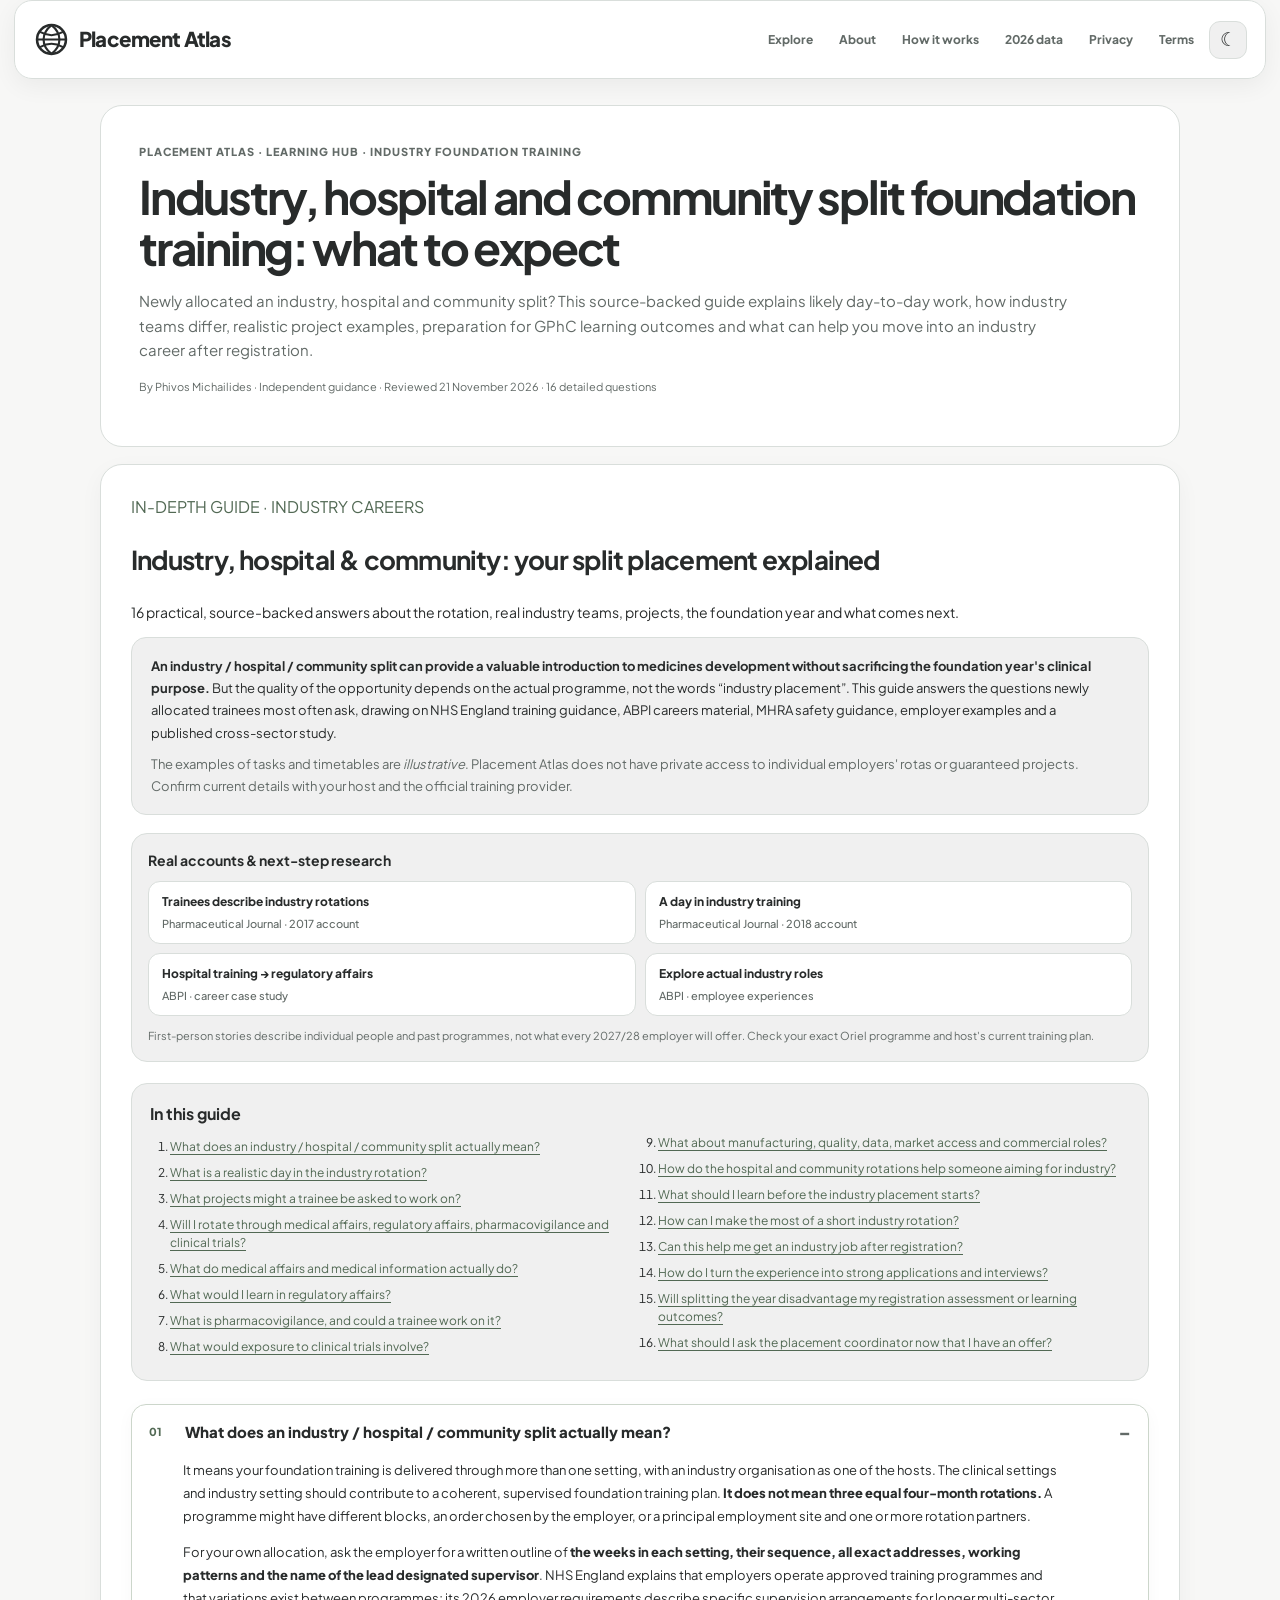
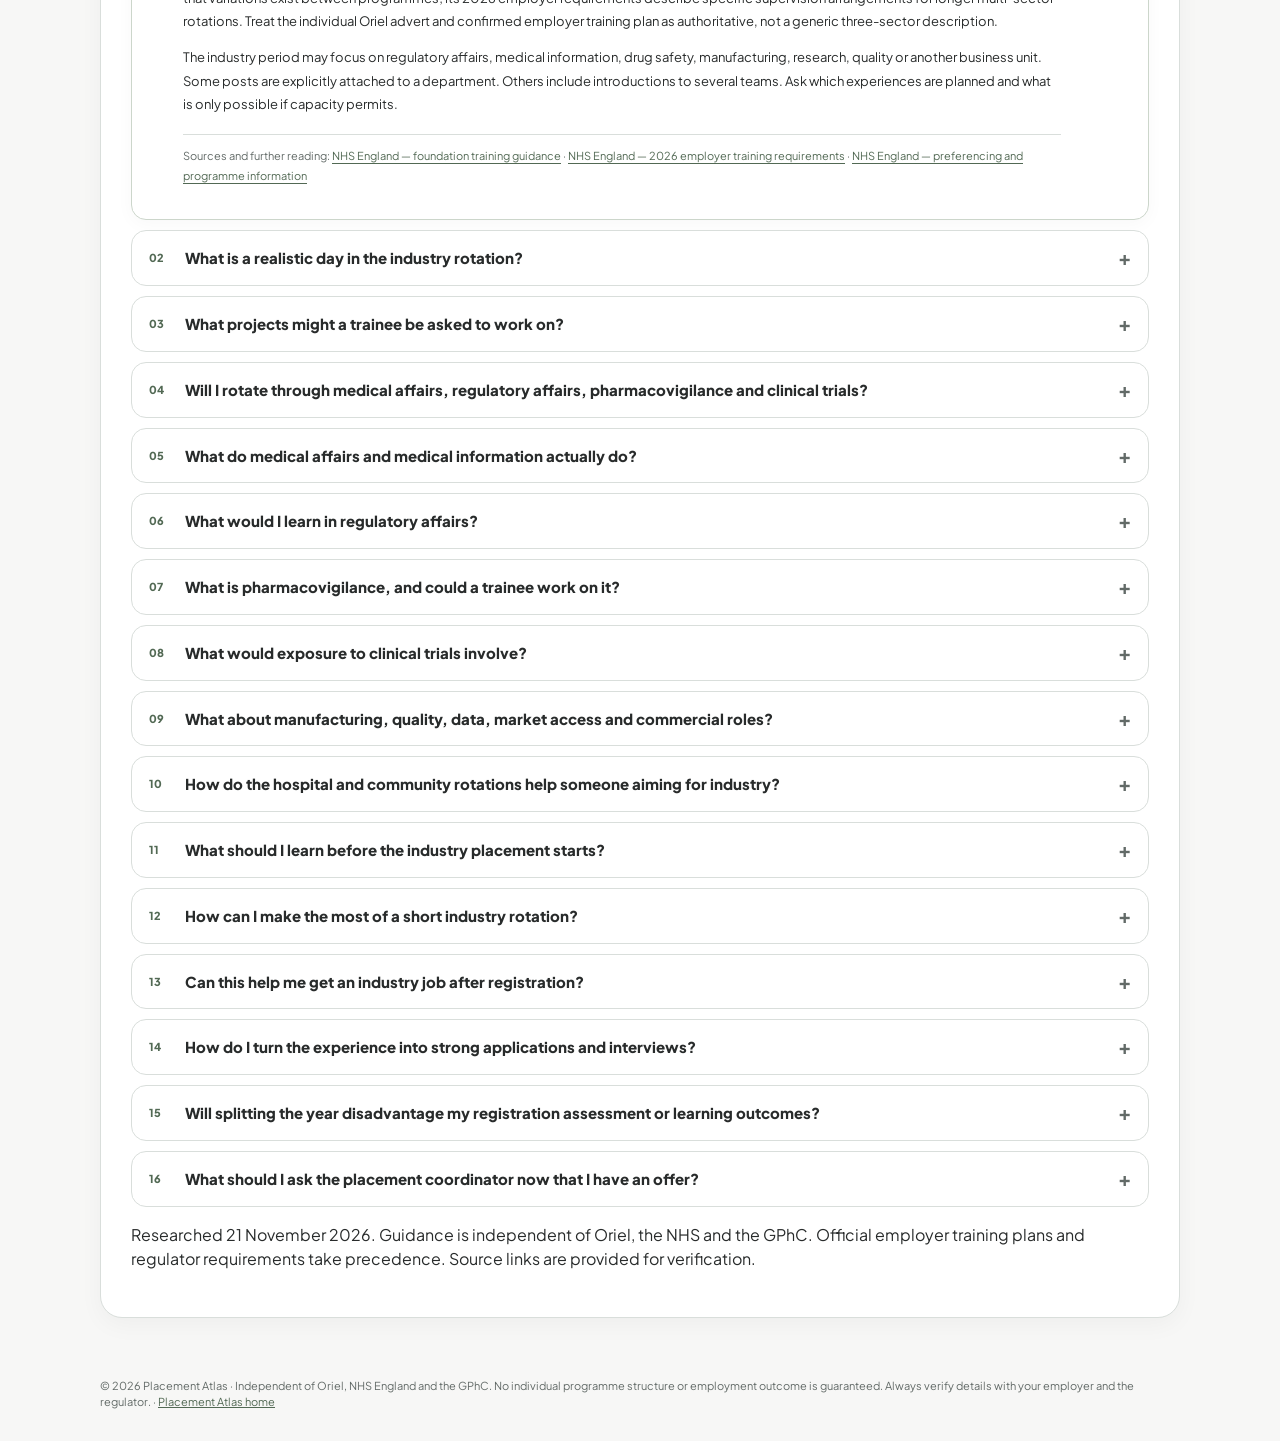
<file: industry-foundation-training.html>
<!doctype html>
<html lang="en-GB">
<head>
<meta charset="utf-8">
<meta name="viewport" content="width=device-width, initial-scale=1">
<meta name="theme-color" content="#f6f7f4">
<meta name="robots" content="index, follow, max-image-preview:large">
<title>Industry, hospital and community split foundation training: what to expect | Placement Atlas</title>
<meta name="description" content="A detailed UK trainee pharmacist guide to industry placements, daily work, medical affairs, regulatory affairs, pharmacovigilance, clinical trials, multi-sector supervision and entering pharma after foundation training.">
<link rel="canonical" href="https://placementatlas.co.uk/industry-foundation-training.html">
<meta property="og:type" content="article">
<meta property="og:site_name" content="Placement Atlas">
<meta property="og:title" content="Industry, hospital and community split foundation training: what to expect">
<meta property="og:description" content="A detailed UK trainee pharmacist guide to industry placements, daily work, medical affairs, regulatory affairs, pharmacovigilance, clinical trials, multi-sector supervision and entering pharma after foundation training.">
<meta property="og:url" content="https://placementatlas.co.uk/industry-foundation-training.html">
<meta name="twitter:card" content="summary">
<link rel="icon" href="/favicon.svg" type="image/svg+xml">
<link rel="stylesheet" href="/learning-industry-guide.css?v=20261121industry2">
<script type="application/ld+json">{"@context":"https://schema.org","@type":"Article","headline":"Industry, hospital and community split foundation training: what to expect","description":"A detailed UK trainee pharmacist guide to industry placements, daily work, medical affairs, regulatory affairs, pharmacovigilance, clinical trials, multi-sector supervision and entering pharma after foundation training.","datePublished":"2026-11-21","dateModified":"2026-11-21","inLanguage":"en-GB","author":{"@type":"Person","name":"Phivos Michailides"},"publisher":{"@type":"Organization","name":"Placement Atlas","url":"https://placementatlas.co.uk/"},"mainEntityOfPage":{"@type":"WebPage","@id":"https://placementatlas.co.uk/industry-foundation-training.html"},"about":[{"@type":"Thing","name":"Foundation pharmacist training"},{"@type":"Thing","name":"Pharmaceutical industry placements"}]}</script>
<link rel="stylesheet" href="/atlas-static-pages.css?v=20261122unified1">
<script src="/atlas-static-pages.js?v=20261122unified1"></script>
</head>
<body class="industryStandalone">
<header class="atlasIndustrySiteHead"><strong>◎ Placement Atlas</strong><nav aria-label="Site navigation"><a href="/">Explore programmes and Learning Hub</a></nav></header>
<main>
<header class="atlasIndustryPublicHero">
<div class="eyebrow">PLACEMENT ATLAS · LEARNING HUB · INDUSTRY FOUNDATION TRAINING</div>
<h1>Industry, hospital and community split foundation training: what to expect</h1>
<p>Newly allocated an industry, hospital and community split? This source-backed guide explains likely day-to-day work, how industry teams differ, realistic project examples, preparation for GPhC learning outcomes and what can help you move into an industry career after registration.</p>
<p class="atlasIndustryMetadata">By Phivos Michailides · Independent guidance · Reviewed 21 November 2026 · 16 detailed questions</p>
</header>
<article class="atlasLearnSection atlasIndustryGuide" id="atlasLearnIndustry" aria-labelledby="atlasLearnIndustryTitle"><div class="eyebrow">IN-DEPTH GUIDE · INDUSTRY CAREERS</div><h2 id="atlasLearnIndustryTitle">Industry, hospital &amp; community: your split placement explained</h2><p class="atlasIndustryGuideSubtitle">16 practical, source-backed answers about the rotation, real industry teams, projects, the foundation year and what comes next.</p><div class="atlasIndustryGuideIntro"><p><strong>An industry / hospital / community split can provide a valuable introduction to medicines development without sacrificing the foundation year's clinical purpose.</strong> But the quality of the opportunity depends on the actual programme, not the words “industry placement”. This guide answers the questions newly allocated trainees most often ask, drawing on NHS England training guidance, ABPI careers material, MHRA safety guidance, employer examples and a published cross-sector study.</p><p>The examples of tasks and timetables are <em>illustrative</em>. Placement Atlas does not have private access to individual employers' rotas or guaranteed projects. Confirm current details with your host and the official training provider.</p></div><div class="atlasIndustryExperienceLinks" aria-label="Industry trainee experiences and careers"><strong>Real accounts &amp; next-step research</strong><div class="atlasIndustryExperienceGrid"><a href="https://pharmaceutical-journal.com/article/feature/what-pharmacy-trainees-can-expect-from-a-preregistration-year-in-the-pharmaceutical-industry" target="_blank" rel="noopener noreferrer">Trainees describe industry rotations <span>Pharmaceutical Journal · 2017 account</span></a><a href="https://pharmaceutical-journal.com/article/news/a-day-in-the-life-of-an-industry-preregistration-pharmacist" target="_blank" rel="noopener noreferrer">A day in industry training <span>Pharmaceutical Journal · 2018 account</span></a><a href="https://www.abpi.org.uk/careers/job-case-studies/regulatory-affairs-associate-astellas/" target="_blank" rel="noopener noreferrer">Hospital training → regulatory affairs <span>ABPI · career case study</span></a><a href="https://www.abpi.org.uk/careers/job-case-studies/" target="_blank" rel="noopener noreferrer">Explore actual industry roles <span>ABPI · employee experiences</span></a></div><p>First-person stories describe individual people and past programmes, not what every 2027/28 employer will offer. Check your exact Oriel programme and host's current training plan.</p></div><nav class="atlasIndustrySectionIndex" aria-label="Questions in this guide"><strong>In this guide</strong><ol><li><a href="#industry-what-is-a-split">What does an industry / hospital / community split actually mean?</a></li><li><a href="#industry-day-to-day">What is a realistic day in the industry rotation?</a></li><li><a href="#industry-types-of-projects">What projects might a trainee be asked to work on?</a></li><li><a href="#industry-exposure">Will I rotate through medical affairs, regulatory affairs, pharmacovigilance and clinical trials?</a></li><li><a href="#industry-medaffairs">What do medical affairs and medical information actually do?</a></li><li><a href="#industry-regulatory">What would I learn in regulatory affairs?</a></li><li><a href="#industry-pharmacovigilance">What is pharmacovigilance, and could a trainee work on it?</a></li><li><a href="#industry-clinical-trials">What would exposure to clinical trials involve?</a></li><li><a href="#industry-other-routes">What about manufacturing, quality, data, market access and commercial roles?</a></li><li><a href="#industry-hospital-community">How do the hospital and community rotations help someone aiming for industry?</a></li><li><a href="#industry-prepare">What should I learn before the industry placement starts?</a></li><li><a href="#industry-first-90-days">How can I make the most of a short industry rotation?</a></li><li><a href="#industry-career-after">Can this help me get an industry job after registration?</a></li><li><a href="#industry-cv-interview">How do I turn the experience into strong applications and interviews?</a></li><li><a href="#industry-supervision-exams">Will splitting the year disadvantage my registration assessment or learning outcomes?</a></li><li><a href="#industry-questions-to-ask">What should I ask the placement coordinator now that I have an offer?</a></li></ol></nav><div class="atlasIndustryAnswers"><details class="atlasIndustryAnswer" id="industry-what-is-a-split" open><summary><span class="atlasIndustryQuestionNumber">01</span><span>What does an industry / hospital / community split actually mean?</span></summary><div class="atlasIndustryAnswerBody"><p>It means your foundation training is delivered through more than one setting, with an industry organisation as one of the hosts. The clinical settings and industry setting should contribute to a coherent, supervised foundation training plan. <strong>It does not mean three equal four-month rotations.</strong> A programme might have different blocks, an order chosen by the employer, or a principal employment site and one or more rotation partners.</p>
<p>For your own allocation, ask the employer for a written outline of <strong>the weeks in each setting, their sequence, all exact addresses, working patterns and the name of the lead designated supervisor</strong>. NHS England explains that employers operate approved training programmes and that variations exist between programmes; its 2026 employer requirements describe specific supervision arrangements for longer multi-sector rotations. Treat the individual Oriel advert and confirmed employer training plan as authoritative, not a generic three-sector description.</p>
<p>The industry period may focus on regulatory affairs, medical information, drug safety, manufacturing, research, quality or another business unit. Some posts are explicitly attached to a department. Others include introductions to several teams. Ask which experiences are planned and what is only possible if capacity permits.</p><p class="atlasIndustryCitations">Sources and further reading: <a href="https://london.wtepharmacy.nhs.uk/pharmacists/foundation-trainee-pharmacists/" target="_blank" rel="noopener noreferrer">NHS England — foundation training guidance</a> · <a href="https://london.wtepharmacy.nhs.uk/national-recruitment/employer-terms-of-participation/2026-employer-tops/" target="_blank" rel="noopener noreferrer">NHS England — 2026 employer training requirements</a> · <a href="https://london.wtepharmacy.nhs.uk/national-recruitment/preferencing/" target="_blank" rel="noopener noreferrer">NHS England — preferencing and programme information</a></p></div></details>
<details class="atlasIndustryAnswer" id="industry-day-to-day" ><summary><span class="atlasIndustryQuestionNumber">02</span><span>What is a realistic day in the industry rotation?</span></summary><div class="atlasIndustryAnswerBody"><p>Many office-based placements combine induction, reading scientific or procedural material, team meetings, working on a supervised task, reviewing outputs and short feedback discussions. Depending on the host, you might be <strong>summarising clinical evidence, checking a document against an approved source, helping prepare a presentation, observing a cross-functional meeting, or learning how a medicine's safety information is tracked</strong>.</p>
<p>An <em>illustrative</em> day might begin by checking a project plan and reading a paper or standard operating procedure; continue with a medical-information, regulatory or safety team meeting; include a focused document or data task; and end with supervisor feedback and portfolio reflection. This is <strong>a plausible example, not a timetable promised by an employer</strong>. Some rotations are laboratory-, manufacturing- or site-based and look very different from desk-based medical affairs.</p>
<p>The pace can feel more project-based than routine patient-facing pharmacy: deadlines, version-controlled documents, scientific accuracy, confidentiality and communication matter. Trainees should not expect independent authority to approve regulated work or to give external scientific advice without appropriate oversight. Reading a previous trainee's first-person account can help you formulate questions, but historical examples are not a description of a current programme.</p><p class="atlasIndustryCitations">Sources and further reading: <a href="https://www.abpi.org.uk/careers/working-in-the-industry/" target="_blank" rel="noopener noreferrer">ABPI — pharmaceutical industry careers</a> · <a href="https://www.abpi.org.uk/careers/job-roles/medical-information/" target="_blank" rel="noopener noreferrer">ABPI — medical information</a> · <a href="https://pharmaceutical-journal.com/article/news/a-day-in-the-life-of-an-industry-preregistration-pharmacist" target="_blank" rel="noopener noreferrer">Pharmaceutical Journal — historical trainee day-in-the-life</a></p></div></details>
<details class="atlasIndustryAnswer" id="industry-types-of-projects" ><summary><span class="atlasIndustryQuestionNumber">03</span><span>What projects might a trainee be asked to work on?</span></summary><div class="atlasIndustryAnswerBody"><p><strong>Examples to ask about rather than expect:</strong> an evidence table comparing published clinical studies; a supervised medical-information response draft; a summary of relevant product information; a regulatory document tracker; a mock adverse-event intake workflow; an approved literature-monitoring exercise; a trial-operations spreadsheet or process map; a quality-improvement proposal; or a short presentation explaining a disease area and treatment landscape.</p>
<p>The appropriate scope depends on the function. In <strong>medical information</strong>, a trainee might practise turning a clinical question into an accurate, referenced answer. In <strong>regulatory affairs</strong>, the exercise may involve document control, labelling changes or understanding a submission timeline. In <strong>pharmacovigilance</strong>, it could focus on recognising reportable safety information, understanding case processing and following escalation procedures. In <strong>clinical operations</strong>, it may be a trial visit checklist or study-status summary. Manufacturing and quality teams may instead focus on deviations, validation concepts and Good Manufacturing Practice (GMP).</p>
<p>A small, finished project with clear supervision often provides stronger experience than observing many teams without producing anything. Agree on a defined scope, evidence of completion and confidentiality rules early. Never take patient data, unpublished company information or internal slides away for a portfolio or job application without explicit permission.</p><p class="atlasIndustryCitations">Sources and further reading: <a href="https://www.abpi.org.uk/careers/job-roles/medical-information/" target="_blank" rel="noopener noreferrer">ABPI — medical information</a> · <a href="https://www.abpi.org.uk/careers/working-in-the-industry/research-and-development/drug-safety-pharmacovigilance/" target="_blank" rel="noopener noreferrer">ABPI — drug safety and pharmacovigilance</a> · <a href="https://www.abpi.org.uk/careers/working-in-the-industry/research-and-development/regulatory-affairs/" target="_blank" rel="noopener noreferrer">ABPI — regulatory affairs</a> · <a href="https://www.abpi.org.uk/careers/working-in-the-industry/research-and-development/clinical-studies/clinical-research-work/" target="_blank" rel="noopener noreferrer">ABPI — clinical research work</a> · <a href="https://www.abpi.org.uk/careers/working-in-the-industry/research-and-development/pharmacy/pharmacists-in-manufacturing/" target="_blank" rel="noopener noreferrer">ABPI — pharmacists in manufacturing</a></p></div></details>
<details class="atlasIndustryAnswer" id="industry-exposure" ><summary><span class="atlasIndustryQuestionNumber">04</span><span>Will I rotate through medical affairs, regulatory affairs, pharmacovigilance and clinical trials?</span></summary><div class="atlasIndustryAnswerBody"><p><strong>Not necessarily.</strong> The placement may sit in a single team. Being employed or hosted by a major pharmaceutical company does not automatically grant a full rotation across its functions. Departments have different obligations, staffing, access permissions and commercially sensitive projects. A broader overview may come through structured talks, shadowing, approved meetings and short informational interviews rather than several formal rotations.</p>
<p>Ask your host: “Which business unit am I assigned to? What is the main deliverable? Are there scheduled introductions to other functions? Could I arrange two or three short shadowing conversations while still completing the approved learning plan?” These questions are more informative than asking whether you will “see industry” in general.</p>
<p>Keep a note of the parts you enjoy: evaluating published evidence, preparing written responses, structured compliance work, data, project coordination, relationship-building or manufacturing science. That interest profile helps you choose future roles. The wide range of possible departments is supported by ABPI career descriptions, but the exact exposure is controlled by your employer.</p><p class="atlasIndustryCitations">Sources and further reading: <a href="https://www.abpi.org.uk/careers/working-in-the-industry/" target="_blank" rel="noopener noreferrer">ABPI — pharmaceutical industry careers</a> · <a href="https://www.abpi.org.uk/careers/working-in-the-industry/research-and-development/medical-affairs/" target="_blank" rel="noopener noreferrer">ABPI — medical affairs</a> · <a href="https://careers.ed.ac.uk/explore-your-options/finding-out-about-different-careers/sector-information/life-sciences-pharma-0" target="_blank" rel="noopener noreferrer">University of Edinburgh — life sciences careers and entry routes</a></p></div></details>
<details class="atlasIndustryAnswer" id="industry-medaffairs" ><summary><span class="atlasIndustryQuestionNumber">05</span><span>What do medical affairs and medical information actually do?</span></summary><div class="atlasIndustryAnswerBody"><p><strong>Medical information</strong> supports accurate, balanced and traceable responses to questions about medicines from healthcare professionals and other appropriate audiences. The work can involve evaluating sources, preparing referenced answers, maintaining approved information, escalating safety information and supporting compliant communications. A pharmacy background can be particularly relevant because it develops medicines knowledge and skills in finding and appraising clinical evidence.</p>
<p><strong>Medical affairs</strong> is broader: scientific strategy, evidence communication, medical education, external expert engagement and collaboration with clinical development, safety and other teams. Titles and responsibilities differ between companies. A trainee might observe an approved scientific meeting, review literature or learn how materials are medically reviewed; they should not assume they will independently act as a medical science liaison or sign off external materials.</p>
<p>A good learning objective is to compare <em>an evidence-based, non-promotional medical answer</em> with <em>promotional material</em> and understand why audience, claims, approvals and the ABPI Code matter. Ask how the medical team interacts with compliance, pharmacovigilance, regulatory and commercial colleagues.</p><p class="atlasIndustryCitations">Sources and further reading: <a href="https://www.abpi.org.uk/careers/job-roles/medical-information/" target="_blank" rel="noopener noreferrer">ABPI — medical information</a> · <a href="https://www.abpi.org.uk/careers/working-in-the-industry/research-and-development/medical-affairs/" target="_blank" rel="noopener noreferrer">ABPI — medical affairs</a> · <a href="https://www.abpi.org.uk/reputation/abpi-2024-code-of-practice/" target="_blank" rel="noopener noreferrer">ABPI — Code of Practice</a></p></div></details>
<details class="atlasIndustryAnswer" id="industry-regulatory" ><summary><span class="atlasIndustryQuestionNumber">06</span><span>What would I learn in regulatory affairs?</span></summary><div class="atlasIndustryAnswerBody"><p>Regulatory affairs helps make sure a medicine is developed, authorised and maintained in accordance with the relevant rules. Teams coordinate scientific and quality evidence, submissions, marketing authorisations, changes to product information, labelling and communication with regulators. Work often combines technical reading, precise writing, version control, timelines and cross-team coordination.</p>
<p>A trainee could learn the difference between an initial marketing authorisation, a post-authorisation variation and an update to a product information document; map the groups that contribute to a submission; or practise finding and comparing authorised information. Those are <strong>learning examples</strong>, not claims that every industry trainee has access to confidential dossiers or live regulatory submissions.</p>
<p>For career exploration, ask a regulatory colleague which introductory roles exist locally, what evidence of good documentation skills they look for and which qualifications are useful versus optional. ABPI notes that entrants can come from life-sciences degrees and may move into regulatory through other industry roles; you do not automatically need a PhD.</p><p class="atlasIndustryCitations">Sources and further reading: <a href="https://www.abpi.org.uk/careers/working-in-the-industry/research-and-development/regulatory-affairs/" target="_blank" rel="noopener noreferrer">ABPI — regulatory affairs</a> · <a href="https://www.abpi.org.uk/careers/job-case-studies/regulatory-affairs-associate-astellas/" target="_blank" rel="noopener noreferrer">ABPI — pharmacy graduate entering regulatory affairs</a></p></div></details>
<details class="atlasIndustryAnswer" id="industry-pharmacovigilance" ><summary><span class="atlasIndustryQuestionNumber">07</span><span>What is pharmacovigilance, and could a trainee work on it?</span></summary><div class="atlasIndustryAnswerBody"><p>Pharmacovigilance (PV) is about <strong>detecting, assessing, understanding and preventing problems associated with medicines</strong> during development and after launch. Teams may receive reports from healthcare professionals and patients, process individual case safety information, monitor literature, contribute to safety summaries and support risk-management activities.</p>
<p>An introductory placement may cover how suspected adverse drug reactions are identified, documented and promptly escalated through approved channels. The UK's MHRA Yellow Card scheme is a useful public example of how suspected medicine harms are reported. A trainee should learn the local reporting process <strong>before</strong> handling any real safety information: safety obligations and deadlines are not optional, and handling reports should remain supervised.</p>
<p>Ask the PV team what their typical workflow looks like, which data quality checks matter and how they communicate potential signals to regulatory and medical teams. Some companies combine pharmacovigilance and medical information responsibilities, while others keep them separate.</p><p class="atlasIndustryCitations">Sources and further reading: <a href="https://www.abpi.org.uk/careers/working-in-the-industry/research-and-development/drug-safety-pharmacovigilance/" target="_blank" rel="noopener noreferrer">ABPI — drug safety and pharmacovigilance</a> · <a href="https://www.gov.uk/guidance/the-yellow-card-scheme-guidance-for-healthcare-professionals-patients-and-the-public" target="_blank" rel="noopener noreferrer">MHRA — Yellow Card reporting</a></p></div></details>
<details class="atlasIndustryAnswer" id="industry-clinical-trials" ><summary><span class="atlasIndustryQuestionNumber">08</span><span>What would exposure to clinical trials involve?</span></summary><div class="atlasIndustryAnswerBody"><p>Clinical research teams coordinate the people, records and processes that allow trials to run safely and produce interpretable data. Depending on the organisation, introductory exposure might cover protocol reading, eligibility criteria, study timelines, document quality, site coordination, trial supplies or an explanation of informed consent and Good Clinical Practice (GCP).</p>
<p>Roles such as clinical trials administrator (CTA) and clinical research associate (CRA) have different responsibilities. For example, ABPI describes activities for experienced CRAs ranging from coordinating approvals to monitoring sites. A <strong>foundation trainee would normally observe or assist within an appropriate supervised scope</strong>, not immediately become an independent CRA or clinical investigator.</p>
<p>Useful questions include: “Does the host run its own trials or work with contract research organisations? May I attend a study-team meeting? Is introductory GCP training offered? Can I map how a protocol amendment reaches a clinical site?” Learn the research lifecycle first; then decide whether data, operations, monitoring or clinical science attracts you most.</p><p class="atlasIndustryCitations">Sources and further reading: <a href="https://www.abpi.org.uk/careers/working-in-the-industry/research-and-development/clinical-studies/clinical-research-work/" target="_blank" rel="noopener noreferrer">ABPI — clinical research work</a> · <a href="https://www.abpi.org.uk/careers/working-in-the-industry/" target="_blank" rel="noopener noreferrer">ABPI — pharmaceutical industry careers</a></p></div></details>
<details class="atlasIndustryAnswer" id="industry-other-routes" ><summary><span class="atlasIndustryQuestionNumber">09</span><span>What about manufacturing, quality, data, market access and commercial roles?</span></summary><div class="atlasIndustryAnswerBody"><p>Industry is much wider than medical affairs, regulatory affairs, pharmacovigilance and trials. Manufacturing and quality assurance teams work with production processes, batch records, deviations, investigations and GMP principles. Supply-chain teams manage availability and movement of medicines. Health economics and market access work with evidence about value, reimbursement and adoption. Data and analytics teams may support commercial, clinical or operational decisions. Project-management and business roles keep multidisciplinary work on schedule.</p>
<p>These functions can appeal to pharmacists who enjoy systems, technology, writing, data, structured processes or the broader medicine lifecycle. They also explain why the company hosting a placement is not a reliable shortcut to guessing the work: a regulatory placement at one site can differ fundamentally from a manufacturing placement elsewhere.</p>
<p>If you are unsure which route to pursue, request informational conversations with colleagues in two or three contrasting functions. Ask what they actually do, what they wish they had learned early and which entry-level roles recruit MPharm graduates. Keep the distinction between <strong>commercial strategy</strong>, <strong>scientific medical information</strong> and <strong>approved promotional activity</strong> clear.</p><p class="atlasIndustryCitations">Sources and further reading: <a href="https://www.abpi.org.uk/careers/working-in-the-industry/research-and-development/pharmacy/pharmacists-in-manufacturing/" target="_blank" rel="noopener noreferrer">ABPI — pharmacists in manufacturing</a> · <a href="https://careers.ed.ac.uk/explore-your-options/finding-out-about-different-careers/sector-information/life-sciences-pharma-0" target="_blank" rel="noopener noreferrer">University of Edinburgh — life sciences careers and entry routes</a> · <a href="https://www.abpi.org.uk/careers/working-in-the-industry/" target="_blank" rel="noopener noreferrer">ABPI — pharmaceutical industry careers</a> · <a href="https://www.abpi.org.uk/reputation/abpi-2024-code-of-practice/" target="_blank" rel="noopener noreferrer">ABPI — Code of Practice</a></p></div></details>
<details class="atlasIndustryAnswer" id="industry-hospital-community" ><summary><span class="atlasIndustryQuestionNumber">10</span><span>How do the hospital and community rotations help someone aiming for industry?</span></summary><div class="atlasIndustryAnswerBody"><p><strong>Hospital pharmacy</strong> can develop clinical reasoning, medicines reconciliation, multidisciplinary communication, drug-information skills and an understanding of specialist care pathways. <strong>Community pharmacy</strong> can build practical knowledge of dispensing systems, medicines safety, consultations, adherence barriers, patient access and real-world medicine use. Those experiences can make industry work more meaningful: you better understand the healthcare settings where a medicine will eventually be used.</p>
<p>For example, a patient question about side effects can connect community experience to pharmacovigilance; a hospital formulary discussion can illuminate evidence generation and market access; a medicines-information enquiry can connect to medical affairs. These are examples of transferable insight, not permission to collect patient information for industry projects.</p>
<p>The clinical rotations are also part of your actual foundation training, not an inconvenient detour from an industry career. NHS England's assessment and e-portfolio approach and the employer's training plan remain central. Check how your designated supervisor and rotational supervisors coordinate feedback, GPhC learning outcomes and preparation for the registration assessment.</p><p class="atlasIndustryCitations">Sources and further reading: <a href="https://london.wtepharmacy.nhs.uk/pharmacists/foundation-trainee-pharmacists/" target="_blank" rel="noopener noreferrer">NHS England — foundation training guidance</a> · <a href="https://london.wtepharmacy.nhs.uk/national-recruitment/employer-terms-of-participation/2026-employer-tops/" target="_blank" rel="noopener noreferrer">NHS England — 2026 employer training requirements</a> · <a href="https://www.uhb.nhs.uk/uhb-jobs/career-development/pharmacy-training/" target="_blank" rel="noopener noreferrer">University Hospitals Birmingham — example foundation programme</a></p></div></details>
<details class="atlasIndustryAnswer" id="industry-prepare" ><summary><span class="atlasIndustryQuestionNumber">11</span><span>What should I learn before the industry placement starts?</span></summary><div class="atlasIndustryAnswerBody"><p>Start with <strong>the medicine lifecycle</strong>: discovery → preclinical research → clinical development → regulatory approval → manufacturing and supply → monitoring after launch. Learn the basic vocabulary of trials (protocol, endpoint, randomisation, adverse event), medicine information (SmPC, evidence appraisal), regulatory affairs (marketing authorisation, variation), drug safety (adverse drug reaction, signal) and quality (GMP). This foundation helps you understand conversations without pretending to be a specialist.</p>
<p>Practise finding reliable sources and summarising a short clinical paper: research question, design, population, outcome, limitations and practical meaning. Refresh Excel tables, basic charts, PowerPoint and professional email writing, since these may be useful across many office-based teams. If the host offers specific training in GCP, information governance or its internal systems, follow its materials rather than paying for generic courses first.</p>
<p>Before day one, ask which department you are joining, whether there are suggested papers or onboarding modules, the expected dress and attendance arrangements, whether equipment is provided, and how work will be mapped to the foundation portfolio. Doing a little targeted reading beats trying to master every pharma function.</p><p class="atlasIndustryCitations">Sources and further reading: <a href="https://www.abpi.org.uk/careers/working-in-the-industry/" target="_blank" rel="noopener noreferrer">ABPI — pharmaceutical industry careers</a> · <a href="https://www.abpi.org.uk/careers/working-in-the-industry/research-and-development/clinical-studies/clinical-research-work/" target="_blank" rel="noopener noreferrer">ABPI — clinical research work</a> · <a href="https://www.abpi.org.uk/reputation/abpi-2024-code-of-practice/" target="_blank" rel="noopener noreferrer">ABPI — Code of Practice</a></p></div></details>
<details class="atlasIndustryAnswer" id="industry-first-90-days" ><summary><span class="atlasIndustryQuestionNumber">12</span><span>How can I make the most of a short industry rotation?</span></summary><div class="atlasIndustryAnswerBody"><p><strong>Before arrival:</strong> request your schedule and supervisor details; set two or three learning goals. Examples: “Understand the medical-information workflow,” “Complete one accurately referenced project,” or “Meet colleagues in two other functions.”</p>
<p><strong>First weeks:</strong> learn the safety, confidentiality and document-control rules; ask your supervisor what successful performance looks like; understand where your work fits into a broader medicine process. Keep a private learning log that records your <em>skills and reflections</em>, not company confidential information or patient details.</p>
<p><strong>Middle of the rotation:</strong> volunteer for an appropriately scoped project, request feedback early, and ask for permitted shadowing. Record what changed following your feedback: a clearer evidence table, better communication with colleagues, a faster checked workflow or a stronger presentation.</p>
<p><strong>Final weeks:</strong> present your approved learning to the team, ask for a development conversation and identify roles worth researching. Request LinkedIn connections or future career advice professionally, without assuming a job will be available. Make sure any evidence included in your GPhC portfolio or personal CV complies with your employer's policy.</p><p class="atlasIndustryCitations">Sources and further reading: <a href="https://london.wtepharmacy.nhs.uk/pharmacists/foundation-trainee-pharmacists/" target="_blank" rel="noopener noreferrer">NHS England — foundation training guidance</a> · <a href="https://london.wtepharmacy.nhs.uk/national-recruitment/employer-terms-of-participation/2026-employer-tops/" target="_blank" rel="noopener noreferrer">NHS England — 2026 employer training requirements</a> · <a href="https://www.abpi.org.uk/careers/job-case-studies/" target="_blank" rel="noopener noreferrer">ABPI — real job case studies</a></p></div></details>
<details class="atlasIndustryAnswer" id="industry-career-after" ><summary><span class="atlasIndustryQuestionNumber">13</span><span>Can this help me get an industry job after registration?</span></summary><div class="atlasIndustryAnswerBody"><p><strong>Yes, it can be useful evidence of interest, understanding and professional contacts; no, it is not a guaranteed job offer.</strong> A graduate with an industry split may be able to explain what a specific team does, how it handles evidence and compliance, and what they contributed. That is often much stronger than a generic statement that “I have always been interested in pharma”. But a hospital-only or community-only training year does not close off industry as a career.</p>
<p>Routes include graduate programmes, entry-level positions and function-specific assistant or associate roles. Depending on the employer, search for medical information associate, regulatory affairs associate, drug safety associate, clinical trials administrator, clinical operations coordinator, quality associate, medical writer or graduate schemes. Some roles require additional expertise or experience, so read person specifications rather than assuming all are entry level.</p>
<p>An ABPI case study describes an individual entering regulatory affairs following a pharmacy degree and hospital foundation training, illustrating that a dedicated industry rotation is <em>not</em> the only route. University careers guidance likewise describes both graduate schemes and direct applications to junior roles. If you require visa sponsorship, check the <em>specific future employer and role</em>; the sponsorship status of a foundation programme does not determine a later industry's hiring decision.</p><p class="atlasIndustryCitations">Sources and further reading: <a href="https://www.abpi.org.uk/careers/job-case-studies/regulatory-affairs-associate-astellas/" target="_blank" rel="noopener noreferrer">ABPI — pharmacy graduate entering regulatory affairs</a> · <a href="https://careers.ed.ac.uk/explore-your-options/finding-out-about-different-careers/sector-information/life-sciences-pharma-0" target="_blank" rel="noopener noreferrer">University of Edinburgh — life sciences careers and entry routes</a> · <a href="https://www.abpi.org.uk/careers/job-case-studies/" target="_blank" rel="noopener noreferrer">ABPI — real job case studies</a> · <a href="https://pharmacistsupport.org/i-need-help-managing-my/student-experience/placements-and-working-whilst-studying/" target="_blank" rel="noopener noreferrer">Pharmacist Support — industrial placements and work experience</a></p></div></details>
<details class="atlasIndustryAnswer" id="industry-cv-interview" ><summary><span class="atlasIndustryQuestionNumber">14</span><span>How do I turn the experience into strong applications and interviews?</span></summary><div class="atlasIndustryAnswerBody"><p>Instead of writing “completed a pharmaceutical industry placement”, make your contribution specific. A stronger <em>illustrative</em> CV bullet would read: “Reviewed published evidence for a supervised medical-information exercise and produced a referenced summary used in an internal learning session.” Only include deliverables you genuinely completed, and obtain permission before describing work involving confidential projects.</p>
<p>Build two or three interview stories using <strong>Situation → Task → Action → Result → Reflection</strong>. Potential themes are responding to critical feedback, summarising conflicting evidence, communicating with someone from another function, following a quality process or balancing project work with clinical training. Results need not be invented percentages: an accepted document, a clear presentation or a documented improvement can be meaningful if true.</p>
<p>Keep an “industry role map” with three functions that interest you, the key skills each needs, relevant vacancies and people who can explain the work. Ask your supervisor whether they can provide a reference and whether you may stay in touch. Apply as roles open; don't wait until the end of the year to learn when graduate programmes recruit.</p><p class="atlasIndustryCitations">Sources and further reading: <a href="https://careers.ed.ac.uk/explore-your-options/finding-out-about-different-careers/sector-information/life-sciences-pharma-0" target="_blank" rel="noopener noreferrer">University of Edinburgh — life sciences careers and entry routes</a> · <a href="https://www.abpi.org.uk/careers/job-case-studies/" target="_blank" rel="noopener noreferrer">ABPI — real job case studies</a> · <a href="https://www.abpi.org.uk/careers/working-in-the-industry/research-and-development/regulatory-affairs/" target="_blank" rel="noopener noreferrer">ABPI — regulatory affairs</a></p></div></details>
<details class="atlasIndustryAnswer" id="industry-supervision-exams" ><summary><span class="atlasIndustryQuestionNumber">15</span><span>Will splitting the year disadvantage my registration assessment or learning outcomes?</span></summary><div class="atlasIndustryAnswerBody"><p>There is no sound basis for promising either that a split guarantees better assessment performance or that it puts every trainee at a disadvantage. What matters is the <strong>quality and coverage of the approved training plan, supervised patient-facing learning, assessment preparation and your own consistent study</strong>. Industry-specific activities may support professional judgement, governance, evidence appraisal and communication, while clinical rotations help develop prescribing and direct patient-care competencies.</p>
<p>Ask for the learning-outcome mapping across all three settings, who reviews your e-portfolio evidence, when progress reviews occur, how prescribing learning is supported, and what happens if a planned experience is unavailable. NHS England explains that a national assessment strategy and e-portfolio support trainees regardless of sector. Employers are expected to provide an approved training plan and appropriate designated supervision, including arrangements during multi-sector rotations.</p>
<p>Use your foundation provider and regulator for current assessment rules and deadlines. The title of a rotation does not override those requirements; neither does an anecdote from a trainee on Reddit establish your likely result.</p><p class="atlasIndustryCitations">Sources and further reading: <a href="https://london.wtepharmacy.nhs.uk/pharmacists/foundation-trainee-pharmacists/" target="_blank" rel="noopener noreferrer">NHS England — foundation training guidance</a> · <a href="https://london.wtepharmacy.nhs.uk/national-recruitment/employer-terms-of-participation/2026-employer-tops/" target="_blank" rel="noopener noreferrer">NHS England — 2026 employer training requirements</a> · <a href="https://www.pharmacyregulation.org/" target="_blank" rel="noopener noreferrer">GPhC — official pharmacy regulator</a></p></div></details>
<details class="atlasIndustryAnswer" id="industry-questions-to-ask" ><summary><span class="atlasIndustryQuestionNumber">16</span><span>What should I ask the placement coordinator now that I have an offer?</span></summary><div class="atlasIndustryAnswerBody"><p>Request answers in writing where possible. The key questions are: <strong>(1)</strong> Which company, department and team will host me? <strong>(2)</strong> How many weeks will I spend in each setting, and in what order? <strong>(3)</strong> What are the exact sites, working hours, travel expectations and any expense arrangements? <strong>(4)</strong> Who is my lead designated supervisor, and who supports me at each rotation site? <strong>(5)</strong> What are the expected industry projects and assessment evidence? <strong>(6)</strong> Are medical affairs, regulatory, safety or clinical trials visits genuinely scheduled, or just potential? <strong>(7)</strong> Can I meet previous trainees or attend introductory sessions? <strong>(8)</strong> How will registration-assessment preparation and supervised clinical practice be organised?</p>
<p>Also ask whether the first months of the placement can include an agreed small project, which types of team meetings you may attend, whether shadowing requires special approval and how to report confidentiality or safety concerns. Those are constructive questions for an enthusiastic new trainee, not unreasonable demands. The aim is to turn a vague programme title into a concrete training and career-development plan.</p><p class="atlasIndustryCitations">Sources and further reading: <a href="https://london.wtepharmacy.nhs.uk/national-recruitment/preferencing/" target="_blank" rel="noopener noreferrer">NHS England — preferencing and programme information</a> · <a href="https://london.wtepharmacy.nhs.uk/national-recruitment/employer-terms-of-participation/2026-employer-tops/" target="_blank" rel="noopener noreferrer">NHS England — 2026 employer training requirements</a> · <a href="https://london.wtepharmacy.nhs.uk/pharmacists/foundation-trainee-pharmacists/" target="_blank" rel="noopener noreferrer">NHS England — foundation training guidance</a> · <a href="https://www.abpi.org.uk/careers/job-case-studies/" target="_blank" rel="noopener noreferrer">ABPI — real job case studies</a></p></div></details></div><p class="atlasLearnCaution">Researched 21 November 2026. Guidance is independent of Oriel, the NHS and the GPhC. Official employer training plans and regulator requirements take precedence. Source links are provided for verification.</p></article>
</main>
<footer>© 2026 Placement Atlas · Independent of Oriel, NHS England and the GPhC. No individual programme structure or employment outcome is guaranteed. Always verify details with your employer and the regulator. · <a href="/">Placement Atlas home</a></footer>
</body>
</html>
</file>
<file: learning-industry-guide.css>
/* Placement Atlas Learning Hub — evidence-led industry foundation placement guide.
   Scoped to the Learning Hub and independent, static reading page. */
#learn .atlasIndustryHubTeaser{
  display:flex;gap:clamp(14px,2.5vw,25px);align-items:center;justify-content:space-between;
  margin:0 0 17px;padding:clamp(18px,2.5vw,26px);
  border:1px solid var(--ux-accent-border,var(--line));border-radius:20px;
  background:var(--ux-accent-soft,var(--panel));
  color:var(--ink);min-width:0;
}
#learn .atlasIndustryHubTeaser>div{min-width:0;flex:1}
#learn .atlasIndustryHubTeaser h3{font-size:clamp(18px,2vw,24px);line-height:1.23;letter-spacing:-.03em;margin:7px 0}
#learn .atlasIndustryHubTeaser p{max-width:70ch;margin:0;color:var(--mut);font-size:13px;line-height:1.55}
#learn .atlasIndustryHubTeaser .btn{flex:none;min-height:43px;white-space:normal;max-width:100%}
.atlasIndustryGuide{scroll-margin-top:100px}
.atlasIndustryGuide h3{max-width:950px;letter-spacing:-.032em!important}
.atlasIndustryGuide .atlasIndustryGuideSubtitle{max-width:850px;font-size:14px!important;line-height:1.6!important}
.atlasIndustryGuideIntro{padding:17px 19px;border:1px solid var(--line);border-radius:15px;
  background:var(--soft);margin:10px 0 18px;color:var(--ink);line-height:1.7}
.atlasIndustryGuideIntro p{font-size:13px;max-width:95ch;margin:0 0 9px;color:var(--ink)}
.atlasIndustryGuideIntro p:last-child{margin-bottom:0;color:var(--mut)}
.atlasIndustryTools{display:flex;flex-wrap:wrap;gap:8px;margin:15px 0}
.atlasIndustryTools .btn{border-radius:11px;min-height:38px;font-size:12px;line-height:1.3;white-space:normal}
.atlasIndustryAnswers{display:grid;gap:10px;min-width:0}
.atlasIndustryAnswer{min-width:0;overflow:hidden;border:1px solid var(--line);
  border-radius:15px;background:var(--panel);color:var(--ink)}
.atlasIndustryAnswer[open]{border-color:var(--ux-accent-border,var(--line));box-shadow:0 4px 18px #00000008}
.atlasIndustryAnswer summary{
  display:flex;align-items:flex-start;gap:13px;padding:16px 17px;
  cursor:pointer;list-style:none;font-size:clamp(13px,1.2vw,15px);font-weight:790;
  line-height:1.45;color:var(--ink);transition:background .15s ease;
}
.atlasIndustryAnswer summary::-webkit-details-marker{display:none}
.atlasIndustryAnswer summary:hover{background:var(--soft)}
.atlasIndustryAnswer summary:focus-visible{outline:3px solid var(--ux-accent-ink,#365e4b);outline-offset:-4px}
.atlasIndustryAnswer summary:after{content:"+";font-weight:750;flex:none;font-size:20px;line-height:1;margin-left:auto;color:var(--mut)}
.atlasIndustryAnswer[open] summary:after{content:"−"}
.atlasIndustryQuestionNumber{font-size:11px;font-weight:850;padding-top:3px;min-width:23px;color:var(--ux-accent-ink,var(--ink))}
.atlasIndustryAnswerBody{padding:0 clamp(16px,2.5vw,26px) 21px;margin-left:25px;
  max-width:93ch;color:var(--ink);font-size:13px;line-height:1.78}
.atlasIndustryAnswerBody p{margin:0 0 13px;line-height:inherit;overflow-wrap:anywhere}
.atlasIndustryAnswerBody strong{font-weight:780;color:var(--ink)}
.atlasIndustryAnswerBody em{font-style:italic}
.atlasIndustryCitations{margin-top:18px!important;padding-top:11px;border-top:1px solid var(--line);
  font-size:11px!important;color:var(--mut)!important;line-height:1.8!important}
.atlasIndustryCitations a{color:var(--ux-accent-ink,var(--ink));text-decoration:underline;
  text-underline-offset:3px;overflow-wrap:anywhere}
.atlasIndustryCitations a:hover{color:var(--ink)}
@media(max-width:700px){
 #learn .atlasIndustryHubTeaser{flex-direction:column;align-items:stretch;gap:13px}
 #learn .atlasIndustryHubTeaser .btn{width:100%}
 .atlasIndustryGuide .atlasIndustryGuideSubtitle{font-size:13px!important}
 .atlasIndustryGuideIntro{padding:14px}
 .atlasIndustryAnswer summary{padding:13px;gap:8px;font-size:13px}
 .atlasIndustryQuestionNumber{min-width:19px;font-size:10px}
 .atlasIndustryAnswerBody{padding:0 14px 16px;margin-left:0;font-size:12px;line-height:1.68}
 .atlasIndustryTools .btn{flex:1 1 145px}
}
@media(prefers-reduced-motion:reduce){.atlasIndustryAnswer summary{transition:none}}

/* Self-contained, crawlable public article with the same guide text. */
.industryStandalone{--panel:#fff;--soft:#f5f7f4;--ink:#26352d;--mut:#59635c;
  --line:#dce4db;--ux-accent-ink:#315847;--ux-accent-border:#a6c7b5;
  --ux-accent-soft:#eaf4ee;background:#f6f7f4;color:var(--ink);
  margin:0;font-family:system-ui,-apple-system,BlinkMacSystemFont,"Segoe UI",sans-serif;line-height:1.5}
.industryStandalone *{box-sizing:border-box}
.industryStandalone .atlasIndustrySiteHead{display:flex;align-items:center;justify-content:space-between;flex-wrap:wrap;gap:12px;
  padding:15px clamp(16px,5vw,48px);border-bottom:1px solid var(--line);background:var(--panel)}
.industryStandalone .atlasIndustrySiteHead strong{font-weight:850;letter-spacing:-.025em;color:var(--ux-accent-ink)}
.industryStandalone .atlasIndustrySiteHead a{color:var(--ux-accent-ink);font-size:13px;font-weight:750;text-decoration:none}
.industryStandalone .atlasIndustrySiteHead a:focus-visible,.industryStandalone .atlasIndustrySiteHead a:hover{text-decoration:underline}
.industryStandalone main{width:min(1080px,calc(100% - 28px));margin:26px auto 60px;padding:0}
.industryStandalone .atlasIndustryPublicHero{padding:clamp(22px,3vw,40px);
  border:1px solid var(--line);border-radius:22px;background:var(--panel);margin-bottom:17px}
.industryStandalone .atlasIndustryPublicHero .eyebrow{font-size:11px;font-weight:850;letter-spacing:.09em;color:var(--mut)}
.industryStandalone .atlasIndustryPublicHero h1{font-size:clamp(27px,4vw,46px);
  letter-spacing:-.05em;line-height:1.12;margin:10px 0}
.industryStandalone .atlasIndustryPublicHero>p{max-width:85ch;color:var(--mut);font-size:15px;line-height:1.65}
.industryStandalone .atlasIndustryPublicHero .atlasIndustryMetadata{font-size:11px;color:var(--mut)}
.industryStandalone .atlasIndustryGuide{background:var(--panel);padding:clamp(16px,3vw,30px);
  border-radius:22px;border:1px solid var(--line)}
.industryStandalone .atlasIndustryGuide h2{font-size:clamp(20px,2.5vw,26px);letter-spacing:-.03em}
.industryStandalone .atlasIndustrySectionIndex{margin:17px 0 23px;padding:18px;border:1px solid var(--line);
  border-radius:16px;background:var(--soft)}
.industryStandalone .atlasIndustrySectionIndex strong{display:block;margin-bottom:8px}
.industryStandalone .atlasIndustrySectionIndex ol{columns:2;margin:0;padding-left:20px}
.industryStandalone .atlasIndustrySectionIndex li{font-size:12px;margin:4px 0 8px;break-inside:avoid}
.industryStandalone .atlasIndustrySectionIndex a{color:var(--ux-accent-ink);text-underline-offset:3px}
.industryStandalone .atlasIndustryAnswer{scroll-margin-top:15px}
.industryStandalone footer{width:min(1080px,calc(100% - 28px));margin:0 auto 30px;color:var(--mut);font-size:11px}
@media(max-width:640px){.industryStandalone .atlasIndustrySectionIndex ol{columns:1}}

/* Curated primary and first-person reading, without promoting anecdotes to facts. */
.atlasIndustryExperienceLinks{margin:14px 0 21px;padding:16px;border:1px solid var(--line);border-radius:16px;background:var(--soft);color:var(--ink);min-width:0}
.atlasIndustryExperienceLinks>strong{display:block;font-size:14px;margin-bottom:10px}
.atlasIndustryExperienceGrid{display:grid;grid-template-columns:repeat(2,minmax(0,1fr));gap:9px}
.atlasIndustryExperienceGrid a{display:flex;flex-direction:column;gap:5px;min-width:0;padding:12px 13px;border:1px solid var(--line);border-radius:12px;background:var(--panel);color:var(--ink);font-size:12px;font-weight:750;line-height:1.4;text-decoration:none;overflow-wrap:anywhere}
.atlasIndustryExperienceGrid a:hover,.atlasIndustryExperienceGrid a:focus-visible{border-color:var(--ux-accent-ink);text-decoration:underline;text-underline-offset:3px}
.atlasIndustryExperienceGrid a span{font-size:11px;font-weight:500;color:var(--mut)}
.atlasIndustryExperienceLinks>p{font-size:11px;line-height:1.6;color:var(--mut);margin:11px 0 0}
@media(max-width:650px){.atlasIndustryExperienceGrid{grid-template-columns:minmax(0,1fr)}.atlasIndustryExperienceLinks{padding:12px}}
</file>
<file: atlas-static-pages.css>
/* Shared Placement Atlas editorial shell: appearance and navigation parity. */
@font-face{font-family:"Plus Jakarta Sans";src:url("/fonts/PlusJakartaSans-VariableFont_wght.ttf?v=1") format("truetype");font-style:normal;font-weight:100 900;font-display:swap}
:root {
 color-scheme:light;
 --bg:#f7f7f6;--panel:#fff;--ink:#282b2b;--muted:#626a67;--line:#d9dedb;
 --soft:#eff1ee;--accent:#526954;--green:#355a45;--green-dark:#254b36;
 --green-soft:#e7ebe5;--burgundy:#526954;--ivory:var(--bg);
 --sand:#eee9df;--shadow:0 7px 25px #1216150a;
}
html[data-theme="dark"] {
 color-scheme:dark;
 --bg:#0f1011;--panel:#242527;--ink:#f5f5f5;--muted:#bac1c0;--line:#494b4e;
 --soft:#343639;--accent:#e0e1e3;--green:#e0e1e3;--green-dark:#f5f5f5;
 --green-soft:#414349;--burgundy:#e0e1e3;--ivory:var(--bg);
 --sand:#333638;--shadow:0 12px 28px #0003;
}
html[data-palette="forest"]{--accent:#526954}
html[data-theme="dark"][data-palette="forest"]{--accent:#b8cdb6;--green:#b8cdb6;--burgundy:#b8cdb6}
html[data-palette="copper"]{--accent:#4d7393;--green:#4d7393;--burgundy:#4d7393}
html[data-theme="dark"][data-palette="copper"]{--accent:#9dbfda;--green:#9dbfda;--burgundy:#9dbfda}
html[data-palette="mauve"]{--accent:#866484;--green:#866484;--burgundy:#866484}
html[data-theme="dark"][data-palette="mauve"]{--accent:#d4b1cf;--green:#d4b1cf;--burgundy:#d4b1cf}
html[data-palette="amber"]{--accent:#a3703f;--green:#a3703f;--burgundy:#a3703f}
html[data-theme="dark"][data-palette="amber"]{--accent:#e4c199;--green:#e4c199;--burgundy:#e4c199}
html[data-palette="cocoa"]{--accent:#805e51;--green:#805e51;--burgundy:#805e51}
html[data-theme="dark"][data-palette="cocoa"]{--accent:#d7bca9;--green:#d7bca9;--burgundy:#d7bca9}
html body {
 background:var(--bg);color:var(--ink);
 font-family:"Plus Jakarta Sans","Avenir Next",Inter,system-ui,sans-serif;
 -webkit-font-smoothing:antialiased;
}
html a {color:var(--accent)}
html a:focus-visible,html button:focus-visible{outline:3px solid var(--accent);outline-offset:3px}
html .paDocHeader {
 position:sticky;top:0;z-index:1700;
 width:min(1540px,calc(100% - 28px));
 margin:0 auto 18px!important;
 padding:0!important;
 background:color-mix(in srgb,var(--panel) 95%,transparent)!important;
 border:1px solid var(--line)!important;border-radius:18px!important;
 box-shadow:0 7px 24px #0000000e!important;
 -webkit-backdrop-filter:blur(18px);backdrop-filter:blur(18px);
 box-sizing:border-box;
}
html .paDocHeader .paDocBar {
 display:flex;align-items:center;justify-content:space-between;gap:16px;
 width:100%;max-width:none;min-height:77px;padding:12px 18px;
 flex-wrap:wrap;
}
html .paDocHeader .paDocBrand{
 display:inline-flex;align-items:center;gap:9px;min-width:0;
 text-decoration:none;color:var(--ink)!important;
 font-size:clamp(17px,1.6vw,21px);font-weight:850;letter-spacing:-.04em;white-space:nowrap;
}
html .paDocHeader .paDocBrand svg{height:37px;width:37px;flex:none}
html .paDocHeader .paDocNav{display:flex;align-items:center;gap:4px;flex-wrap:wrap;justify-content:flex-end;min-width:0}
html .paDocHeader .paDocNav a{
 display:inline-flex;align-items:center;min-height:37px;
 padding:9px 11px;border-radius:11px;color:var(--muted);
 font-size:12px;font-weight:740;text-decoration:none;
 white-space:nowrap;
}
html .paDocHeader .paDocNav a:hover,html .paDocHeader .paDocNav a[aria-current="page"]{
 background:var(--green-soft);color:var(--ink);
 text-decoration:none;
}
html .paDocHeader .paDocTheme{
 width:38px;height:38px;display:inline-grid;place-items:center;
 border:1px solid var(--line);border-radius:11px;
 background:var(--soft);color:var(--ink);font-size:19px;line-height:1;cursor:pointer;
}
html .paDocHeader .paDocTheme:hover{background:var(--green-soft)}
html[data-theme="dark"] body .lead,
html[data-theme="dark"] body .intro,
html[data-theme="dark"] body .assurance,
html[data-theme="dark"] body .callout p,
html[data-theme="dark"] body .note,
html[data-theme="dark"] body .disclaimer,
html[data-theme="dark"] body .feature p,
html[data-theme="dark"] body .panel p,
html[data-theme="dark"] body .footer-links a,
html[data-theme="dark"] body .fact span,
html[data-theme="dark"] body .listing .employer,
html[data-theme="dark"] body .metric span,
html[data-theme="dark"] body .qa p{color:var(--muted)!important}
html body .intro,html body .lead{color:var(--muted)}
html body .note,html body .callout,html body .disclaimer,
html body .assurance {background:var(--soft)!important;color:var(--ink);border-color:var(--line)!important}
html body .button,html body .btn:not(.paDocTheme){background:var(--accent);border-color:var(--accent);color:var(--panel)}
html[data-theme="dark"] body .button,html[data-theme="dark"] body .btn:not(.paDocTheme){color:var(--bg)}
html body .button.secondary,html body .button.outline,html body .btn.alt{background:var(--panel);color:var(--accent);border:1px solid var(--line)}
html body .fact,html body .feature,html body .panel,html body .metric,html body .listing,
html body article,html body .table-wrap {background:var(--panel);border-color:var(--line);box-shadow:var(--shadow)}
html body .fact span,html body .feature p,html body .panel p{color:var(--muted)}
html body .contents,html body footer,html body section+section{border-color:var(--line)}
html body .contents a,html body .footer-links a{color:var(--accent)}
html body table thead {background:var(--soft)}
html body table th,html body table td {border-color:var(--line)}
html body table thead th,html body table td strong{color:var(--ink)}
html body .listing-top span:last-child {background:var(--soft)}
html body .note a,html body article a{color:var(--accent)}
html body .skip:focus,html body .skip-link:focus{background:var(--panel);color:var(--ink)}
html body .eyebrow,html body .kicker{color:var(--accent)}
html body article section+section{border-color:var(--line)}
html body .footer-inner,html body footer .container{color:var(--muted)}
html body .paDocFooterBrand{font-weight:850;color:var(--ink)}
@media (max-width:780px){
 html .paDocHeader .paDocBar{padding:12px;justify-content:center;gap:8px}
 html .paDocHeader .paDocNav{justify-content:center}
 html .paDocHeader .paDocNav a{padding:8px;font-size:11px;min-height:35px}
}
@media (max-width:500px){
 html .paDocHeader{width:calc(100% - 16px);border-radius:14px!important}
 html .paDocHeader .paDocBar{justify-content:flex-start}
 html .paDocHeader .paDocNav{flex-wrap:nowrap;overflow-x:auto;width:100%;justify-content:flex-start;scrollbar-width:none}
 html .paDocHeader .paDocNav::-webkit-scrollbar{display:none}
 html .paDocHeader .paDocNav a{flex:none}
 html .paDocHeader .paDocTheme{flex:none}
}
/* The standalone industry guide ships its own body-scoped light palette.
   Override those local tokens after loading its original stylesheet, not the guide content. */
html body.industryStandalone{
 background:var(--bg)!important;
 color:var(--ink)!important;
 font-family:"Plus Jakarta Sans","Avenir Next",Inter,system-ui,sans-serif!important;
}
html[data-theme="dark"] body.industryStandalone {
 --panel:#242527;--soft:#343639;--ink:#f5f5f5;--mut:#bac1c0;--line:#494b4e;
 --ux-accent-ink:#e0e1e3;--ux-accent-border:#6a6c72;--ux-accent-soft:#414349;
}
html[data-theme="light"] body.industryStandalone {
 --panel:#fff;--soft:#f0f0f0;--ink:#282b2b;--mut:#626a67;--line:#d9dedb;
 --ux-accent-ink:var(--accent);--ux-accent-border:#ccd6cb;--ux-accent-soft:#e7ebe5;
}
</file>
